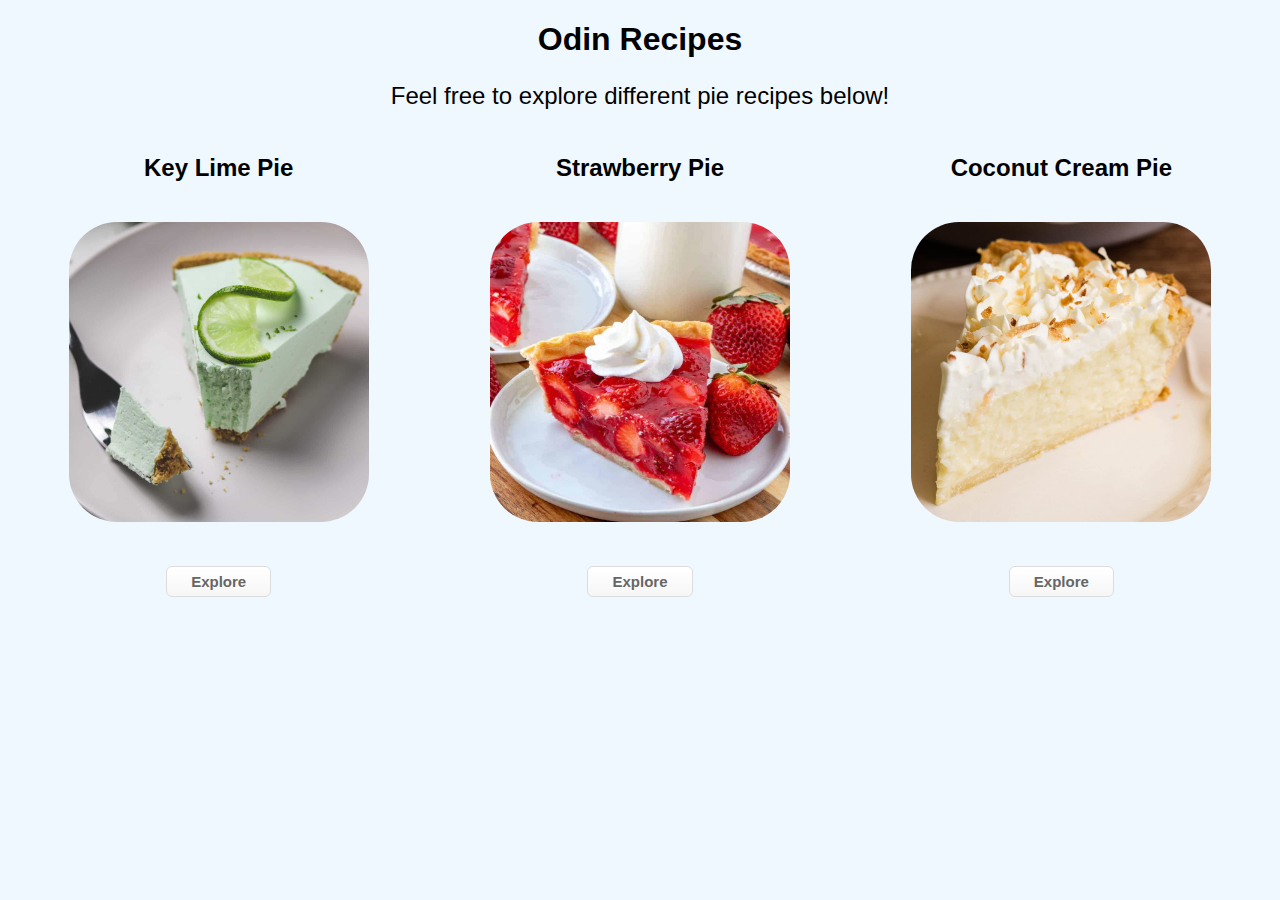
<file: index.html>
<!DOCTYPE html>
<html lang="en">
<head>
    <meta charset="UTF-8">
    <meta http-equiv="X-UA-Compatible" content="IE=edge">
    <meta name="viewport" content="width=device-width, initial-scale=1.0">
    <link rel="stylesheet" href="style.css">
    <title>Odin Recipes</title>
</head>
<body>
    <div class="home-container">
        <h1>Odin Recipes</h1>
        <p>Feel free to explore different pie recipes below!</p>
        <ul>
            <li>
                <h2>Key Lime Pie</h2>
                <img class="home-recipe-img" src="./images/keylimepie.jpg" alt="Key Lime Pie"> <br>
                <form class="home-recipe-form" action="./recipes/keylimepie.html">
                    <input class="home-recipe-input" type="submit" value="Explore" />
                </form>
            </li>
            <li>
                <h2>Strawberry Pie</h2>
                <img class="home-recipe-img" src="./images/strawberrypie.jpg" alt="Strawberry Pie"> <br>
                <form class="home-recipe-form" action="./recipes/strawberrypie.html">
                    <input class="home-recipe-input" type="submit" value="Explore" />
                </form>
            </li>
            <li>
                <h2>Coconut Cream Pie</h2>
                <img class="home-recipe-img" src="./images/coconutcreampie.jpg" alt="Key Lime Pie"> <br>
                <form class="home-recipe-form" action="./recipes/coconutcreampie.html">
                    <input class="home-recipe-input" type="submit" value="Explore" />
                </form>
            </li>
            
        </ul>
    </div>
</body>
</html>
</file>
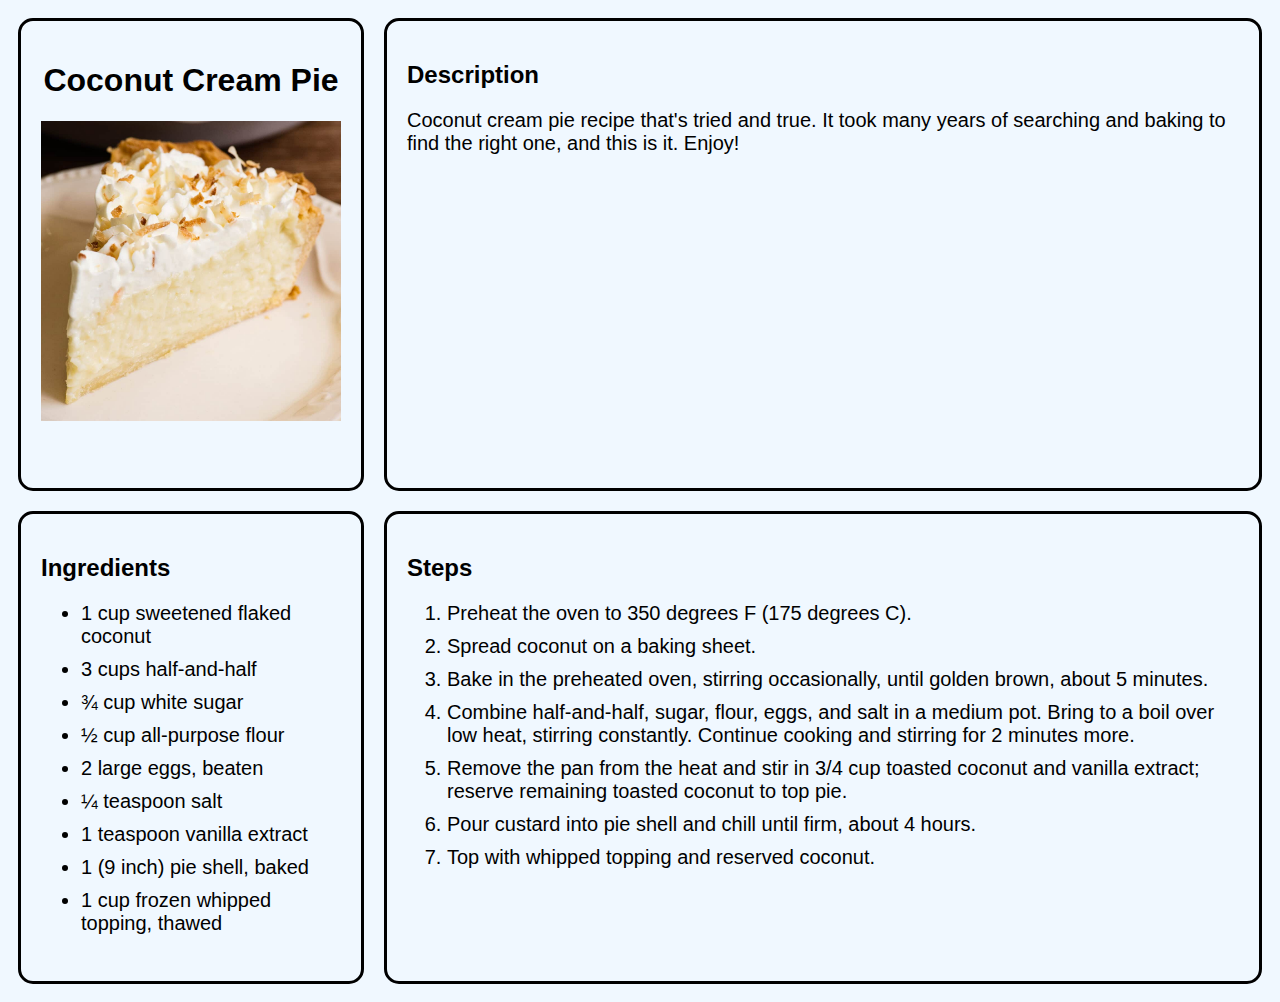
<file: recipes/coconutcreampie.html>
<!DOCTYPE html>
<html lang="en">
<head>
    <meta charset="UTF-8">
    <meta http-equiv="X-UA-Compatible" content="IE=edge">
    <meta name="viewport" content="width=device-width, initial-scale=1.0">
    <link rel="stylesheet" href="../style.css">
    <title>Coconut Cream Pie</title>
</head>
<body>
    <div class="recipe-container">
        <div class="c1 block">
            <h1>Coconut Cream Pie</h1>
            <img class="recipe-page-img" src="../images/coconutcreampie.jpg" alt="strawberrypie" width="400" height="300"/> 
        </div>
        <div class="c2 block">
            <h2>Description</h3>
            <p>
                Coconut cream pie recipe that's tried and true. It took many years of searching and baking to find the right one, and this is it. Enjoy!
            </p>
        </div>
        <div class="c3 block">
            <h2>Ingredients</h2>
            <ul>
                <li>1 cup sweetened flaked coconut</li>
                <li>3 cups half-and-half</li>
                <li>¾ cup white sugar</li>
                <li>½ cup all-purpose flour</li>
                <li>2 large eggs, beaten</li>
                <li>¼ teaspoon salt</li>
                <li>1 teaspoon vanilla extract</li>
                <li>1 (9 inch) pie shell, baked</li>
                <li>1 cup frozen whipped topping, thawed</li>
            </ul>
        </div>
        <div class="c4 block">
            <h2>Steps</h2>
            <ol>
                <li>
                    Preheat the oven to 350 degrees F (175 degrees C).
                </li>
                <li>
                    Spread coconut on a baking sheet.
                </li>
                <li>
                    Bake in the preheated oven, stirring occasionally, until golden brown, about 5 minutes.
                </li>
                <li>
                    Combine half-and-half, sugar, flour, eggs, and salt in a medium pot. Bring to a boil over low heat, stirring constantly. Continue cooking and stirring for 2 minutes more.
                </li>
                <li>
                    Remove the pan from the heat and stir in 3/4 cup toasted coconut and vanilla extract; reserve remaining toasted coconut to top pie.
                </li>
                <li>
                    Pour custard into pie shell and chill until firm, about 4 hours.
                </li>
                <li>
                    Top with whipped topping and reserved coconut.
                </li>
            </ol>
        </div>
    </div>
</body>
</html>
</file>
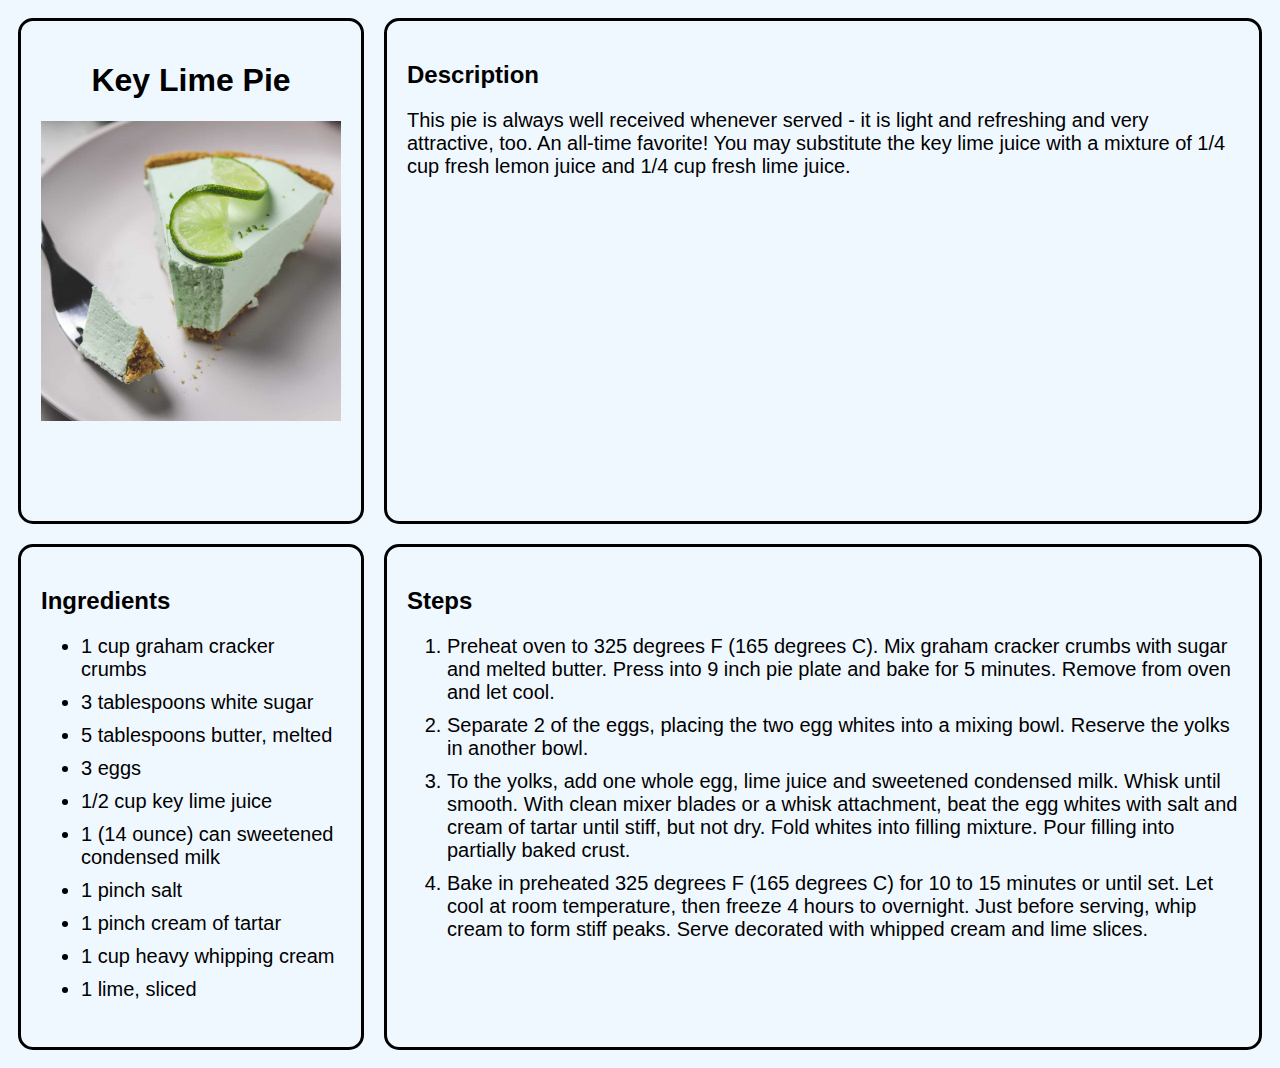
<file: recipes/keylimepie.html>
<!DOCTYPE html>
<html lang="en">
<head>
    <meta charset="UTF-8">
    <meta http-equiv="X-UA-Compatible" content="IE=edge">
    <meta name="viewport" content="width=device-width, initial-scale=1.0">
    <link rel="stylesheet" href="../style.css">
    <title>Key Lime Pie</title>
</head>
<body>
    <div class="recipe-container">
        <div class="c1 block">
            <h1>Key Lime Pie</h1>
            <img class="recipe-page-img" src="../images/keylimepie.jpg" alt="keylimepie" width="400" height="300"/>
        </div>
        <div class="c2 block">
            <h2>Description</h3>
            <p>
                This pie is always well received whenever served - it is light and refreshing and very attractive, too. An all-time favorite! 
                You may substitute the key lime juice with a mixture of 1/4 cup fresh lemon juice and 1/4 cup fresh lime juice.
            </p>
        </div>
        <div class="c3 block">
            <h2>Ingredients</h2>
            <ul>
                <li>1 cup graham cracker crumbs</li>
                <li>3 tablespoons white sugar</li>
                <li>5 tablespoons butter, melted</li>
                <li>3 eggs</li>
                <li>1/2 cup key lime juice</li>
                <li>1 (14 ounce) can sweetened condensed milk</li>
                <li>1 pinch salt</li>
                <li>1 pinch cream of tartar</li>
                <li>1 cup heavy whipping cream</li>
                <li>1 lime, sliced</li>
            </ul>
        </div>
        <div class="c4 block">
            <h2>Steps</h2>
            <ol>
                <li>
                    Preheat oven to 325 degrees F (165 degrees C). Mix graham cracker crumbs with sugar and melted butter. 
                    Press into 9 inch pie plate and bake for 5 minutes. Remove from oven and let cool.
                </li>
                <li>
                    Separate 2 of the eggs, placing the two egg whites into a mixing bowl. 
                    Reserve the yolks in another bowl.
                </li>
                <li>
                    To the yolks, add one whole egg, lime juice and sweetened condensed milk. Whisk until smooth. With clean mixer blades or a whisk attachment, 
                    beat the egg whites with salt and cream of tartar until stiff, but not dry. Fold whites into filling mixture. 
                    Pour filling into partially baked crust.
                </li>
                <li>
                    Bake in preheated 325 degrees F (165 degrees C) for 10 to 15 minutes or until set. Let cool at room temperature, 
                    then freeze 4 hours to overnight. Just before serving, whip cream to form stiff peaks. 
                    Serve decorated with whipped cream and lime slices.
                </li>
            </ol>
        </div>
        <!-- <a href="../index.html">Return to Home</a> -->
    </div>

</body>
</html>
</file>
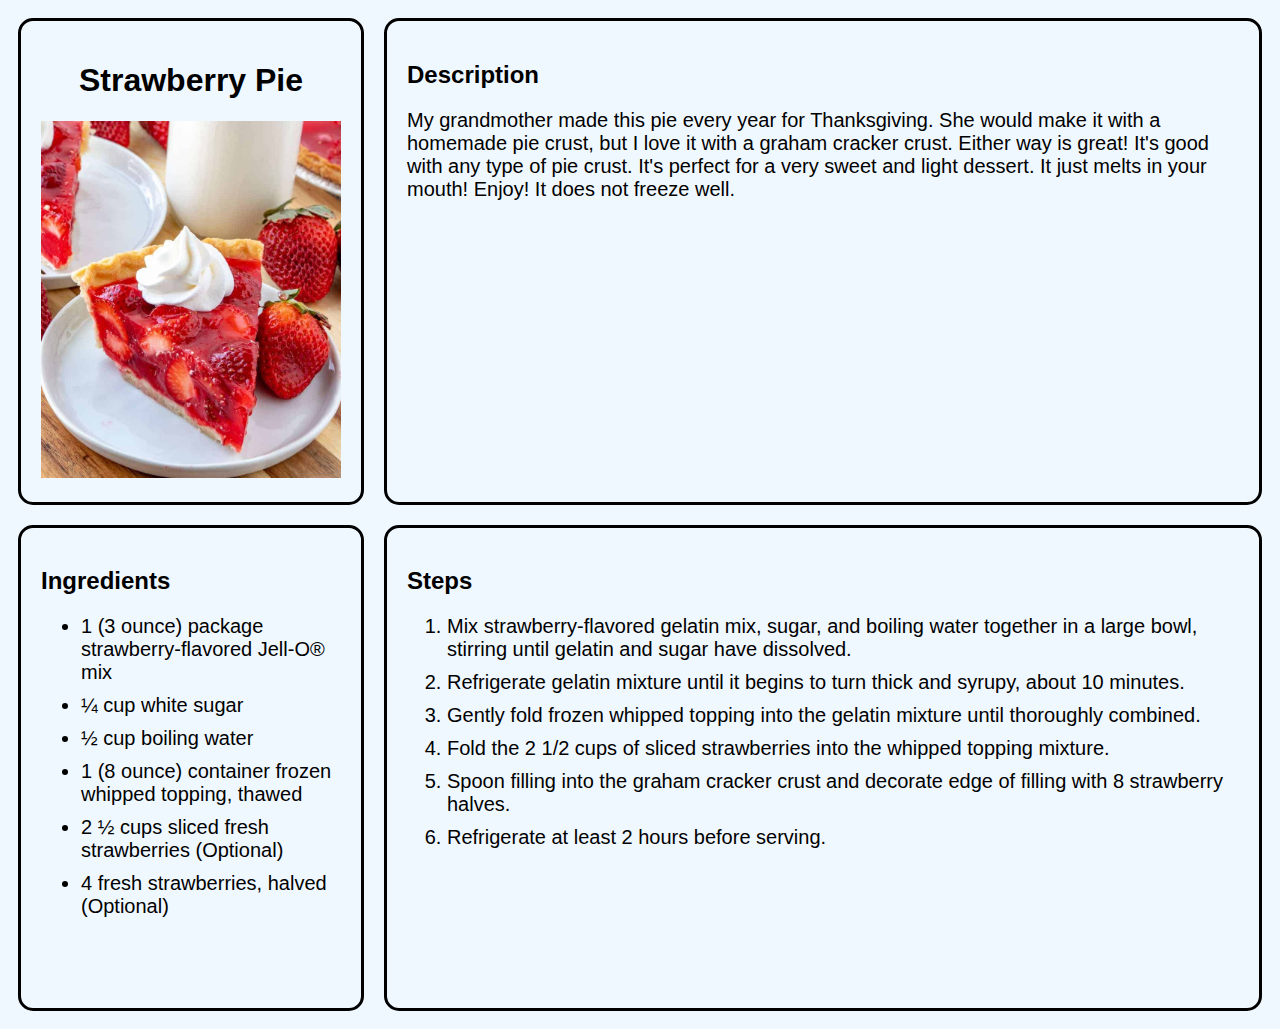
<file: recipes/strawberrypie.html>
<!DOCTYPE html>
<html lang="en">
<head>
    <meta charset="UTF-8">
    <meta http-equiv="X-UA-Compatible" content="IE=edge">
    <meta name="viewport" content="width=device-width, initial-scale=1.0">
    <link rel="stylesheet" href="../style.css">
    <title>Strawberry Pie</title>
</head>
<body>
    <div class="recipe-container">
        <div class="c1 block">
            <h1>Strawberry Pie</h1>
            <img class="recipe-page-img" src="../images/strawberrypie.jpg" alt="strawberrypie" width="400" height="300"/> 
        </div>
        <div class="c2 block">
            <h2>Description</h3>
            <p>
                My grandmother made this pie every year for Thanksgiving. She would make it with a homemade pie crust, but I love it with a graham cracker crust. Either way is great! 
                It's good with any type of pie crust. It's perfect for a very sweet and light dessert. It just melts in your mouth! Enjoy! It does not freeze well.
            </p>
        </div>
        <div class="c3 block">
            <h2>Ingredients</h2>
            <ul>
                <li>1 (3 ounce) package strawberry-flavored Jell-O® mix</li>
                <li>¼ cup white sugar</li>
                <li>½ cup boiling water</li>
                <li>1 (8 ounce) container frozen whipped topping, thawed</li>
                <li>2 ½ cups sliced fresh strawberries (Optional)</li>
                <li>4 fresh strawberries, halved (Optional)</li>
            </ul>
        </div>
        <div class="c4 block">
            <h2>Steps</h2>
            <ol>
                <li>
                    Mix strawberry-flavored gelatin mix, sugar, and boiling water together in a large bowl, stirring until gelatin and sugar have dissolved.
                </li>
                <li>
                    Refrigerate gelatin mixture until it begins to turn thick and syrupy, about 10 minutes.
                </li>
                <li>
                    Gently fold frozen whipped topping into the gelatin mixture until thoroughly combined.
                </li>
                <li>
                    Fold the 2 1/2 cups of sliced strawberries into the whipped topping mixture.
                </li>
                <li>
                    Spoon filling into the graham cracker crust and decorate edge of filling with 8 strawberry halves.
                </li>
                <li>
                    Refrigerate at least 2 hours before serving.
                </li>
            </ol>
        </div>
        
    </div>

</body>
</html>
</file>
<file: style.css>
body {
    background-color: aliceblue;
    font-family: Arial, Helvetica, sans-serif;
}

/* Home Page */

.home-container {
    text-align: center;
}

.home-container ul {
    list-style: none;
    display: grid;
    grid-template-columns: repeat(3, 1fr);
    grid-template-rows: auto;
    padding: 0;
}

.home-container p {
    font-size: 24px;
}

.home-recipe-img {
    width: 300px;
    height: 300px;
    border-radius: 20%;
    padding: 20px;
}

.home-recipe-form {
    padding: 20px;
}

.home-recipe-input {
    box-shadow:inset 0px 1px 0px 0px #ffffff;
	background:linear-gradient(to bottom, #ffffff 5%, #f6f6f6 100%);
	background-color:#ffffff;
	border-radius:6px;
	border:1px solid #dcdcdc;
	display:inline-block;
	cursor:pointer;
	color:#666666;
	font-family:Arial;
	font-size:15px;
	font-weight:bold;
	padding:6px 24px;
	text-decoration:none;
	text-shadow:0px 1px 0px #ffffff;
}

.home-recipe-input:hover {
    background:linear-gradient(to bottom, #f6f6f6 5%, #ffffff 100%);
	background-color:#f6f6f6;
}

.home-recipe-input:active {
    position:relative;
	top:1px;
}

.home-container li {
    box-sizing: border-box;
    display: inline-block;
}


/* Individual Recipe Pages */

.recipe-container {
    display: grid;
    grid-template-columns: 0.5fr repeat(2, 1fr);
    grid-template-rows: repeat(2, 1fr);
    grid-column-gap: px;
    grid-row-gap: 0px;
}

.c1 {
    grid-area: 1 / 1 / 2 / 2;
    text-align: center;
}

.c2 {
    grid-area: 1 / 2 / 2 / 4;
}

.c3 {
    grid-area: 2 / 1 / 3 / 2;
}

.c3 li {
    padding-bottom: 10px;
}

.c4 {
    grid-area: 2 / 2 / 3 / 4;
}

.c4 li {
    padding-bottom: 10px;
}

.block {
    padding: 20px;
    border: solid black;
    margin: 10px;
    border-radius: 15px;
    font-family: 'Segoe UI', Tahoma, Geneva, Verdana, sans-serif;
}

.block p, .block li {
    font-size: 20px;
}

.recipe-page-img {
    width: 300px;
    height: auto;

}
</file>
